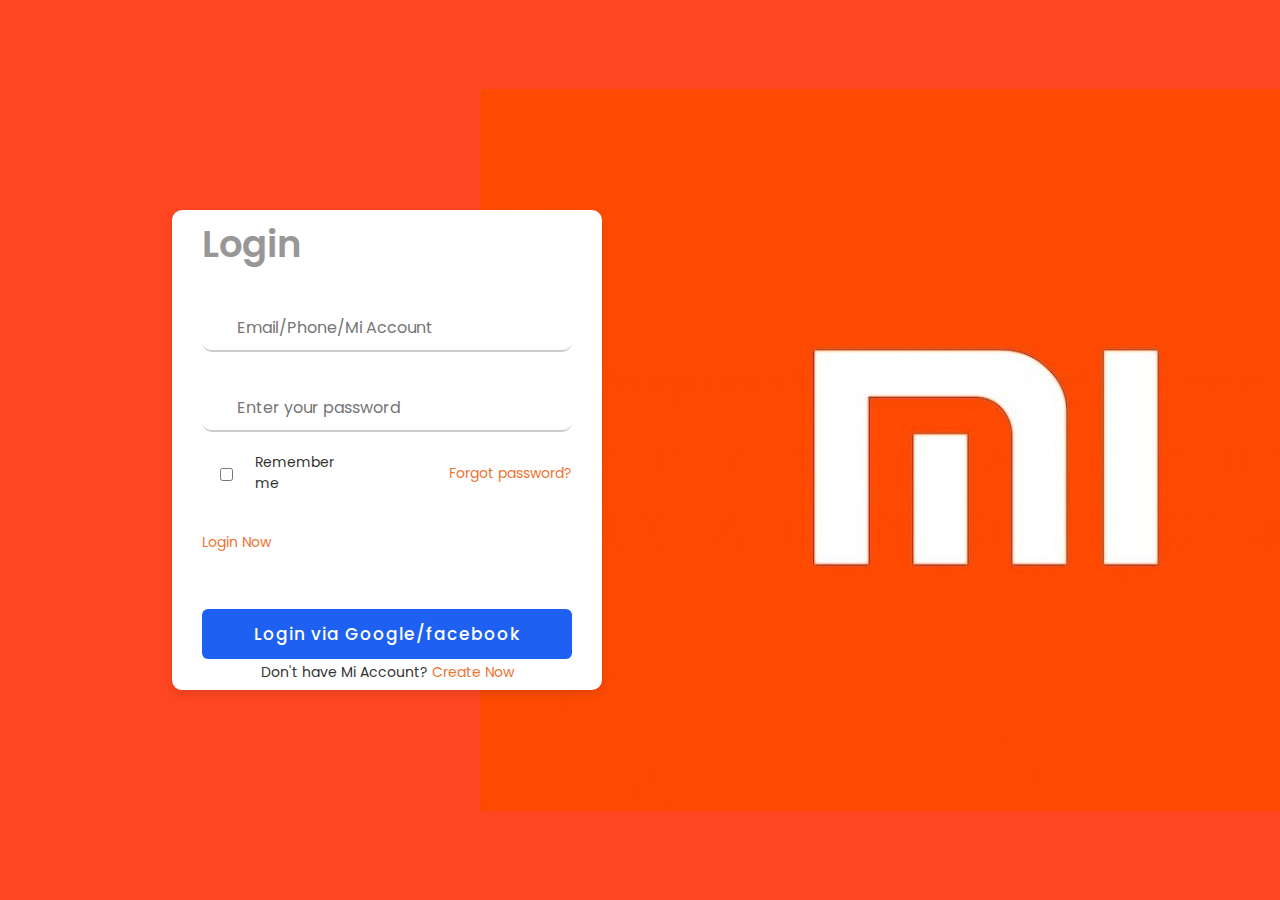
<file: index.html>
<!DOCTYPE html>
<html lang="en">

<head>
    <meta charset="UTF-8">
    <meta http-equiv="X-UA-Compatible" content="IE=edge">
    <meta name="viewport" content="width=device-width, initial-scale=1.0">

    <!-- ===== Iconscout CSS ===== -->
    <link rel="stylesheet" href="https://unicons.iconscout.com/release/v4.0.0/css/line.css">

    <!-- ===== CSS ===== -->
    <link rel="stylesheet" href="style.css">

    <!--<title>Login & Registration Form</title>-->
</head>

<body onload="loadingAnime()">
    <div id="loading"></div>
    <!-- Login Form -->

    <div class="container">
        <div class="forms">
            <div class="form login">
                <span class="title">Login</span>

                <form action="#">
                    <div class="input-field">
                        <input type="text" placeholder="Email/Phone/Mi Account" required>
                        <i class="uil uil-user icon"></i>
                    </div>
                    <div class="input-field">
                        <input type="password" class="password" placeholder="Enter your password" required>
                        <i class="uil uil-lock icon"></i>
                        <i class="uil uil-eye-slash showHidePw"></i>
                    </div>

                    <div class="checkbox-text">
                        <div class="checkbox-content">
                            <input type="checkbox" id="logCheck">
                            <label for="logCheck" class="text">Remember me</label>
                        </div>

                        <a href="#" class="text">Forgot password?</a>
                    </div>

                    <div class="input-field button">
                        <a href="MI Homepage/index.html" class="text login-link1">Login Now</a>
                        
                    </div>
                    <div class="input-field button2">
                        <input type="button" value="Login via Google/facebook">
                    </div>
                </form>

                <div class="login-signup">
                    <span class="text">Don't have Mi Account?
                        <a href="#" class="text signup-link">Create Now</a>
                    </span>
                </div>
            </div>

            <!-- Registration Form -->
            <div class="form signup">
                <span class="title">Registration</span>

                <form action="#">
                    <div class="input-field">
                        <input type="text" placeholder="Country/Region" required>
                        <i class="uil uil-map-marker"></i>
                    </div>
                    <div class="input-field">
                        <input type="text" placeholder="Enter email address" required>
                        <i class="uil uil-envelope icon"></i>
                    </div>
                    <div class="input-field">
                        <input type="password" class="password" placeholder="Create a password" required>
                        <i class="uil uil-lock icon"></i>
                    </div>
                    <div class="input-field">
                        <input type="password" class="password" placeholder="Confirm a password" required>
                        <i class="uil uil-lock icon"></i>
                        <i class="uil uil-eye-slash showHidePw"></i>
                    </div>

                    <div class="checkbox-text">
                        <div class="checkbox-content">
                            <input type="checkbox" id="termCon">
                            <label for="termCon" class="text">I accepted all terms and conditions</label>
                        </div>
                    </div>

                    <div class="input-field button">
                        <input type="button" value="Signup">
                    </div>
                </form>

                <div class="login-signup">
                    <span class="text">Already have account?
                        <a href="MI Homepage/index.html" class="text login-link">Login Now</a>
                    </span>
                </div>
            </div>
        </div>
    </div>

    <!-- ===== JS ===== -->
    <script src="script.js"></script>
</body>

</html>
</file>
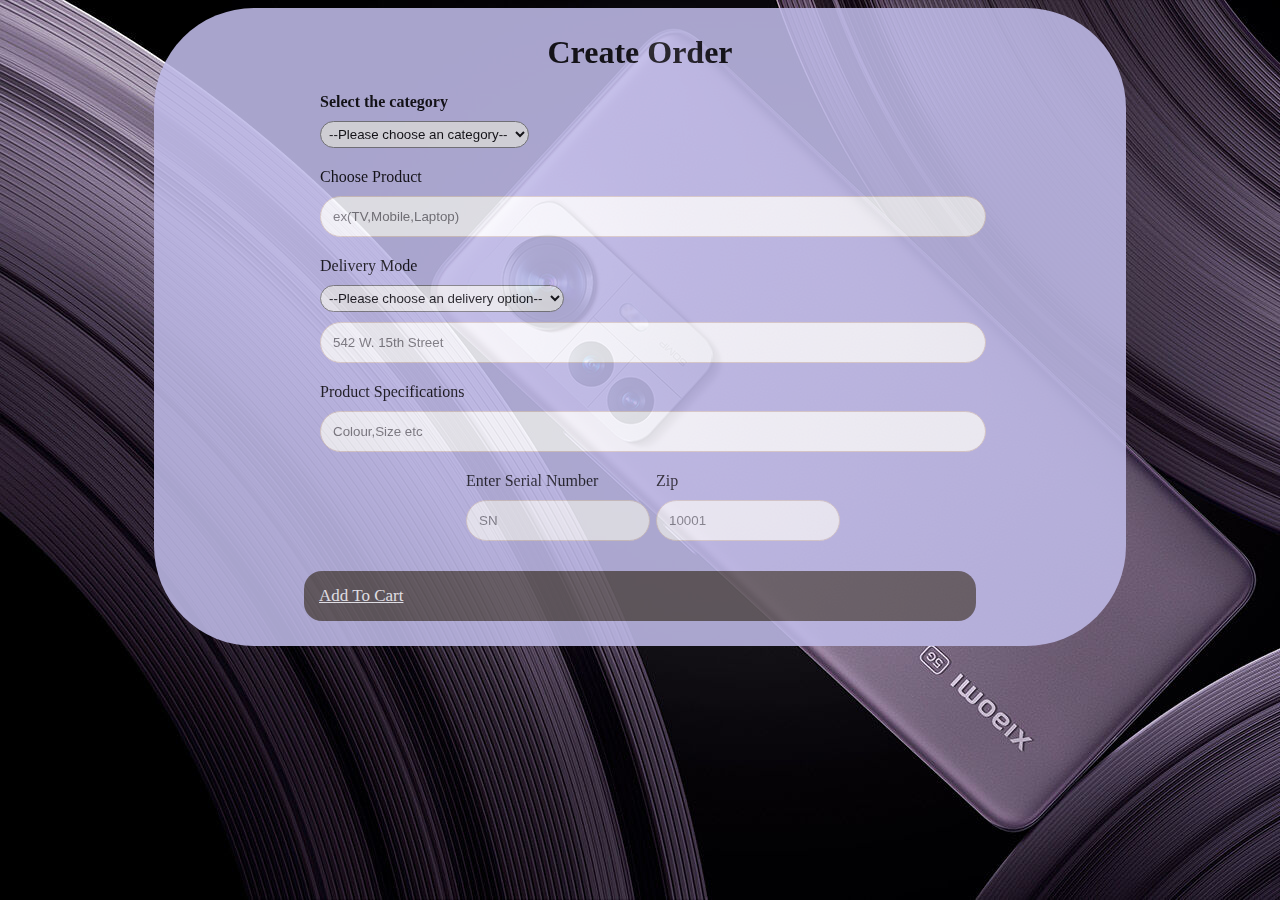
<file: Billing.html>
<!DOCTYPE html>
<html lang="en">

<head>
    <meta charset="UTF-8">
    <meta http-equiv="X-UA-Compatible" content="IE=edge">
    <meta name="viewport" content="width=device-width, initial-scale=1.0">
    <title>Document</title>
    <!-- <link rel="stylesheet" href="css/bill.css"> -->
    <link rel="stylesheet" href="Billing.css">
</head>

<body>
    <div>
    


    <div class="row" >

        <div class="col-75">
            <div class="container">
                <form action="/action_page.php">

                    <div class="row">
                        <div class="col-50">
                            <h1> <center> Create Order</center></h1>
                            <label for="fname"><i class="fa fa-user"></i> <b> Select the category</b></label>
                            <label for="fname"><i class="fa fa-user"></i>
                                <select id="Select the category" class="qw">
                                    <option value="">--Please choose an category--</option>
                                    <option value="dog">Bundle Sales</option>
                                    <option value="cat">Smart Phone</option>
                                    <option value="hamster">TV & Amp</option>
                                    <option value="parrot">Laptop</option>
                                    <option value="spider">Smart Home</option>
                                    <option value="goldfish">Accessory</option>
                                </select>
                            </label>


                            <label for="email"><i class="fa fa-envelope"></i> Choose Product</label>
                            <input type="text" id="email" name="email" placeholder="ex(TV,Mobile,Laptop)">
                            <label for="adr"><i class="fa fa-address-card-o"></i> Delivery Mode</label>
                            <select id="Select the category" class="qw">
                                <option value="">--Please choose an delivery option--</option>
                                <option value="dog">Home Delivery</option>
                                <option value="dog">Order Pickup from Store</option>
                            </select>
                            </label>
                            <input type="text" id="adr" name="address" placeholder="542 W. 15th Street">
                            <label for="city"><i class="fa fa-institution"></i> Product Specifications</label>
                            <input type="text" id="city" name="city" placeholder="Colour,Size etc">

                            <div class="row">
                                <div class="col-50">
                                    <label for="state">Enter Serial Number</label>
                                    <input type="text" id="state" name="state" placeholder="SN">
                                </div>
                                <div class="col-50">
                                    <label for="zip">Zip</label>
                                    <input type="text" id="zip" name="zip" placeholder="10001">
                                </div>
                            </div>
                        </div>
                        
                        <a href="order.html" value="Add To Cart" class="btn">Add To Cart</a>
                </form>
            </div>
        </div>



</body>
</div>

</html>
</file>
<file: style.css>
/* ===== Google Font Import - Poformsins ===== */
@import url('https://fonts.googleapis.com/css2?family=Poppins:wght@300;400;500;600;700&display=swap');

* {
    margin: 0;
    padding: 0;
    box-sizing: border-box;
    font-family: 'Poppins', sans-serif;
}

body {
    height: 100vh;
    display: flex;
    align-items: center;
    justify-content: center;
    /* background-color: #e4966d;
     */

    background-repeat: no-repeat;

    background: url('Xiaomi-Mi-Logo-1024x722.webp')no-repeat center;
    background-position: 5in;
    height: 100vh;
    color: rgb(152, 150, 150);
    min-height: 500px;
    width: 60.5%;
    /* background-size: cover; */
    background-color: #ff4622;


}

.container {
    position: relative;
    max-width: 430px;
    width: 100%;
    /* background: rgb(166, 146, 146); */
    opacity: 160%;
    border-radius: 10px;
    box-shadow: 0 5px 10px rgba(0, 0, 0, 0.1);
    overflow: hidden;
    margin: 0 20px;
}

.container .forms {
    display: flex;
    align-items: center;
    height: 480px;
    width: 200%;
    transition: height 0.2s ease;
}


.container .form {
    width: 50%;
    padding: 30px;
    background-color: #fff;
   
    transition: margin-left 0.18s ease;
    /* background-color: aqua; */
}

.container.active .login {
    margin-left: -50%;
    opacity: 0;
    transition: margin-left 0.18s ease, opacity 0.15s ease;
}

.container .signup {
    opacity: 0;
    transition: opacity 0.09s ease;
}

.container.active .signup {
    opacity: 1;
    transition: opacity 0.2s ease;
}

.container.active .forms {
    height: 600px;
}

.container .form .title {
    position: inherit;
    font-size: 37px;
    font-weight: 600;
}

.form .title::before {
    content: '';
    position: absolute;
    left: 0;
    bottom: 0;
    height: 3px;
    width: 30px;
    background-color: #ffffff;
    border-radius: 25px;
}

.form .input-field {
    position: relative;
    height: 50px;
    width: 100%;
    margin-top: 30px;
}

.input-field input {
    position: absolute;
    height: 100%;
    width: 100%;
    padding: 0 35px;
    border: none;
    outline: none;
    font-size: 16px;
    border-bottom: 2px solid #ccc;
    border-top: 2px solid transparent;
    transition: all 0.2s ease;
}

.input-field input:is(:focus, :valid) {
    border-bottom-color: #eb7434;
}

.input-field i {
    position: absolute;
    top: 50%;
    transform: translateY(-50%);
    color: #999;
    font-size: 23px;
    transition: all 0.2s ease;
}

.input-field input:is(:focus, :valid)~i {
    color: #eb7434;
}

.input-field i.icon {
    left: 0;
}

.input-field i.showHidePw {
    right: 0;
    cursor: pointer;
    padding: 10px;
}

.form .checkbox-text {
    display: flex;
    align-items: center;
    justify-content: space-between;
    margin-top: 20px;
}

.checkbox-text .checkbox-content {
    display: flex;
    align-items: center;
}

.checkbox-content input {
    margin: 0 8px -2px 4px;
    accent-color: #eb7434;
}

.form .text {
    color: #333;
    font-size: 14px;
}

.form a.text {
    color: #eb7434;
    text-decoration: none;
}

.form a:hover {
    text-decoration: underline;
}

.form .button {
    margin-top: 35px;
}

.form .button input {
    border: none;
    color: #fff;
    font-size: 17px;
    font-weight: 500;
    letter-spacing: 1px;
    border-radius: 6px;
    background-color: #eb7434;
    cursor: pointer;
    transition: all 0.3s ease;
}

.form .button2 input {
    border: none;
    color: #fff;
    font-size: 17px;
    font-weight: 500;
    letter-spacing: 1px;
    border-radius: 6px;
    background-color: #1e61f2;
    cursor: pointer;
    transition: all 0.3s ease;
}

.button input:hover {
    background-color: #eb7434;
}

.form .login-signup {
    margin-top: 0px;
    text-align: center;
}

@media only screen and (max-width: 900px) {
    .store-content {
        display: none;
    }

    .store-content-mobile {
        display: block;
        padding-top: 10px;
        display: flex;
        flex-direction: column;
        justify-content: center;
        align-items: center;
        padding-bottom: 20px;
    }

    .flex-mobile {
        display: flex;
        gap: 30px;
    }
}
input{
width: 100%;
margin-bottom: 20px;
padding: 12px;
border: 1px solid rgb(225, 208, 199);
border-radius: 10px;
}

.submit{
    
        padding: 10px;
        display: flex;
        flex-direction: column;
        justify-content: center;
        align-items: center;
    
}
</file>
<file: Billing.css>
body{
    /* background-color: #fd4900; */
    background-image: url('xiaomi_12_pro_purple.jpeg');
    /* background: fixed; */
    background-repeat: no-repeat;
    
    width: 100;
}
.row {
    display: -ms-flexbox;
    /* background-color: #fd4900; */
    /* background: transparent; */
    opacity: 0.89;
    /* IE10 */
    display: flex;
    -ms-flex-wrap: wrap;
    /* IE10 */
    flex-wrap: wrap;
    margin: 0 130px;
    /* background-color: black; */

}
.po{
    /* background-color: black; */
    /* border: 10px solid red; */
    /* margin-top: -5px;
    margin-left: -5px;
    margin-right: -5px;
    margin-bottom: 10px; */
    background-color: #fd4900
    
}

.col-25 {
    -ms-flex: 25%;
    /* IE10 */
    flex: 25%;
    /* background-color: #fd4900; */
}

.col-50 {
    -ms-flex: 30%;
    /* IE10 */
    flex: 10%;
    /* background-color: #fd4900 */
}

.col-75 {
    -ms-flex: 75%;
    /* IE10 */
    flex: 75%;
}

.col-25,
.col-50,
.col-75 {
    padding: 0 16px;
}

.container {
    background-color: #beb9e7;
    padding: 5px 20px 15px 20px;
    /* border: 6px solid rgb(176, 223, 173); */
    border-radius: 100px;
    /* background-color: #fd4900 */

}

input[type=text] {
    width: 100%;
    margin-bottom: 20px;
    padding: 12px;
    border: 1px solid rgb(225, 208, 199);
    border-radius: 30px;
}

label {
    margin-bottom: 10px;
    display: block;
}

.icon-container {
    margin-bottom: 20px;
    padding: 7px 0;
    font-size: 24px;
}
.qw{

    /* background-color: aqua; */
    margin-bottom: 10px;
    border-radius: 20px;
    padding: 4px;
}

.btn {
    background-color: #5c5353;
    color: white;
    align-items: center;
    padding: 15px;
    margin: 10px 0;
    border: none;
    width: 100%;
    border-radius: 18px;
    cursor: pointer;
    font-size: 17px;
}
.a{
    align-items: center;
    
}
.btn:hover {
    background-color: #fd4900;
}

span.price {
    float: right;
    color: grey;
}

/* Responsive layout - when the screen is less than 800px wide, make the two columns stack on top of each other instead of next to each other (and change the direction - make the "cart" column go on top) */
@media (max-width: 800px) {
    .row {
        flex-direction: column-reverse;
    }

    .col-25 {
        margin-bottom: 20px;
    }
}
</file>
